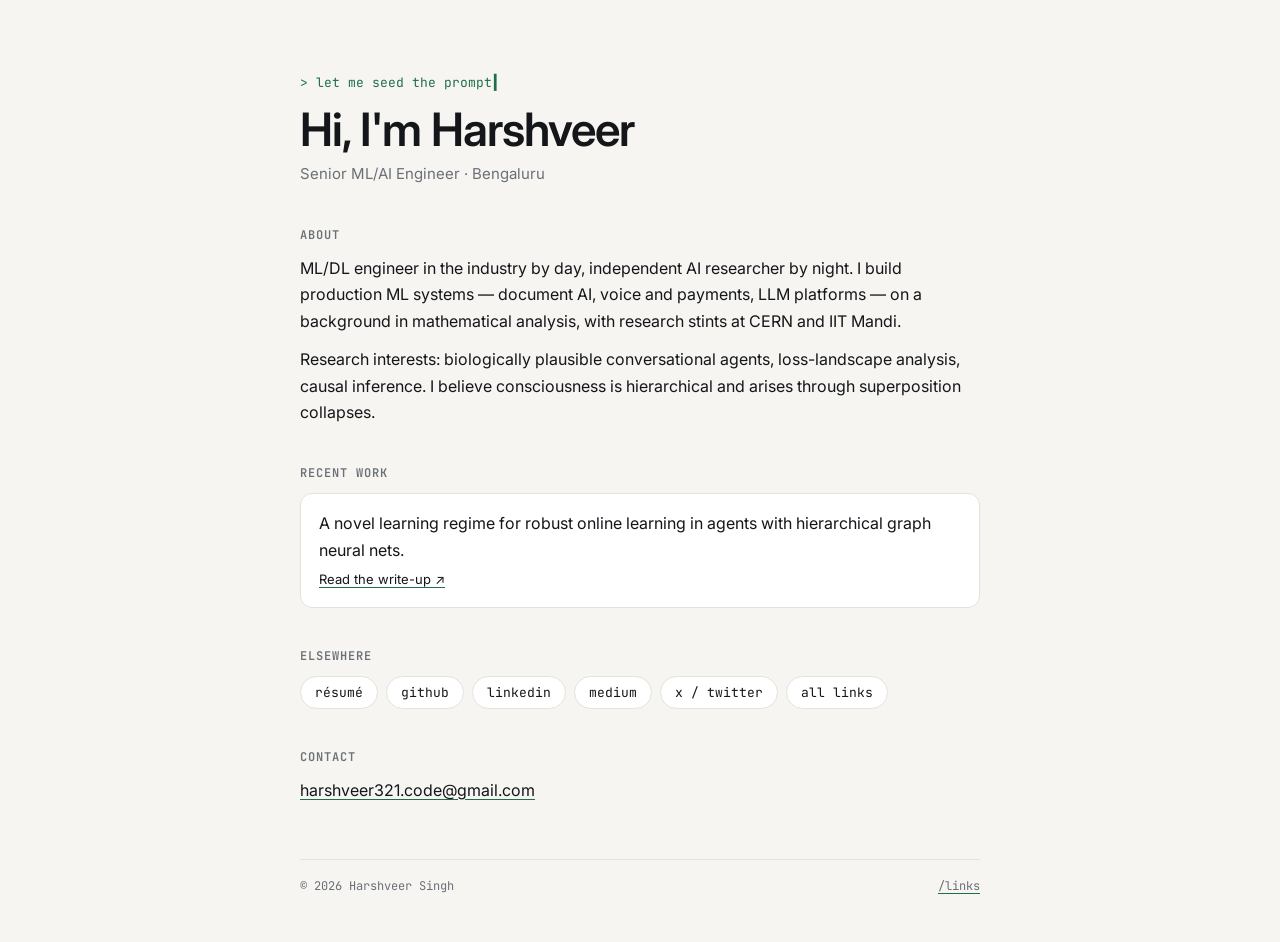
<file: index.html>
<!doctype html>
<html lang="en">
<head>
<meta charset="utf-8">
<meta name="viewport" content="width=device-width, initial-scale=1">
<title>Harshveer Singh</title>
<meta name="description" content="Harshveer Singh — Senior ML/AI Engineer and independent AI researcher.">
<meta property="og:title" content="Harshveer Singh">
<meta property="og:description" content="Senior ML/AI Engineer · independent AI researcher">
<meta property="og:url" content="https://llstringll.github.io/">
<link rel="preconnect" href="https://fonts.googleapis.com">
<link href="https://fonts.googleapis.com/css2?family=JetBrains+Mono:wght@400;600&family=Inter:wght@400;500;600&display=swap" rel="stylesheet">
<style>
  :root{--bg:#f6f5f1;--fg:#14161a;--muted:#6b6f76;--line:#e4e2dc;--accent:#1f6f4a;--card:#fff}
  @media (prefers-color-scheme: dark){
    :root{--bg:#0d0f12;--fg:#e9eaec;--muted:#8a8f98;--line:#23272e;--accent:#5fd49a;--card:#15181d}
  }
  *{box-sizing:border-box;margin:0;padding:0}
  body{background:var(--bg);color:var(--fg);font:16px/1.65 Inter,system-ui,sans-serif;padding:0 16px}
  main{max-width:680px;margin:0 auto;padding:72px 0 48px}
  .mono{font-family:'JetBrains Mono',monospace}
  .prompt{color:var(--accent);font-size:13px}
  .prompt::after{content:"▍";animation:b 1s steps(1) infinite;margin-left:2px}
  @keyframes b{50%{opacity:0}}
  @media (prefers-reduced-motion: reduce){.prompt::after{animation:none}}
  h1{font-size:clamp(32px,7vw,46px);font-weight:600;letter-spacing:-.02em;line-height:1.15;margin:10px 0 6px}
  .role{color:var(--muted);font-size:15px}
  section{margin-top:40px}
  h2{font:600 12px 'JetBrains Mono',monospace;text-transform:uppercase;letter-spacing:.08em;color:var(--muted);margin-bottom:12px}
  p+p{margin-top:12px}
  a{color:var(--fg);text-decoration:underline;text-decoration-color:var(--accent);text-underline-offset:3px}
  a:hover{color:var(--accent)}
  .work{border:1px solid var(--line);background:var(--card);border-radius:12px;padding:16px 18px}
  .work small{display:block;color:var(--muted);margin-top:6px;font-size:13px}
  ul.links{list-style:none;display:flex;flex-wrap:wrap;gap:8px}
  ul.links a{display:inline-block;padding:7px 14px;border:1px solid var(--line);border-radius:999px;
    text-decoration:none;font:13px 'JetBrains Mono',monospace;background:var(--card)}
  ul.links a:hover{border-color:var(--accent)}
  footer{margin-top:56px;padding-top:18px;border-top:1px solid var(--line);color:var(--muted);font:12px 'JetBrains Mono',monospace;display:flex;justify-content:space-between;flex-wrap:wrap;gap:8px}
  footer a{color:var(--muted)}
</style>
</head>
<body>
<main>
  <p class="prompt mono">&gt; let me seed the prompt</p>
  <h1>Hi, I'm Harshveer</h1>
  <p class="role">Senior ML/AI Engineer · Bengaluru</p>

  <section>
    <h2>About</h2>
    <p>ML/DL engineer in the industry by day, independent AI researcher by night. I build production ML systems — document AI, voice and payments, LLM platforms — on a background in mathematical analysis, with research stints at CERN and IIT Mandi.</p>
    <p>Research interests: biologically plausible conversational agents, loss-landscape analysis, causal inference. I believe consciousness is hierarchical and arises through superposition collapses.</p>
  </section>

  <section>
    <h2>Recent work</h2>
    <div class="work">
      A novel learning regime for robust online learning in agents with hierarchical graph neural nets.
      <small><a href="https://github.com/llStringll/motherAI/blob/main/smashkarts_summary.md" target="_blank" rel="noopener">Read the write-up ↗</a></small>
    </div>
  </section>

  <section>
    <h2>Elsewhere</h2>
    <ul class="links">
      <li><a href="/docs/harshveer_singh.pdf" target="_blank" rel="noopener">résumé</a></li>
      <li><a href="https://github.com/llStringll" target="_blank" rel="noopener">github</a></li>
      <li><a href="https://www.linkedin.com/in/llharshveer-singhll/" target="_blank" rel="noopener">linkedin</a></li>
      <li><a href="https://medium.com/@harshveer_singh" target="_blank" rel="noopener">medium</a></li>
      <li><a href="https://twitter.com/stringharsh" target="_blank" rel="noopener">x / twitter</a></li>
      <li><a href="/links/">all links</a></li>
    </ul>
  </section>

  <section>
    <h2>Contact</h2>
    <p><a id="mail" href="#">harshveer321.code [at] gmail [dot] com</a></p>
  </section>

  <footer><span>© 2026 Harshveer Singh</span><a href="/links/">/links</a></footer>
</main>
<script>
  (function(){var e='harshveer321.code'+'@'+'gmail.com',a=document.getElementById('mail');a.href='mailto:'+e;a.textContent=e;})();
</script>
</body>
</html>
</file>
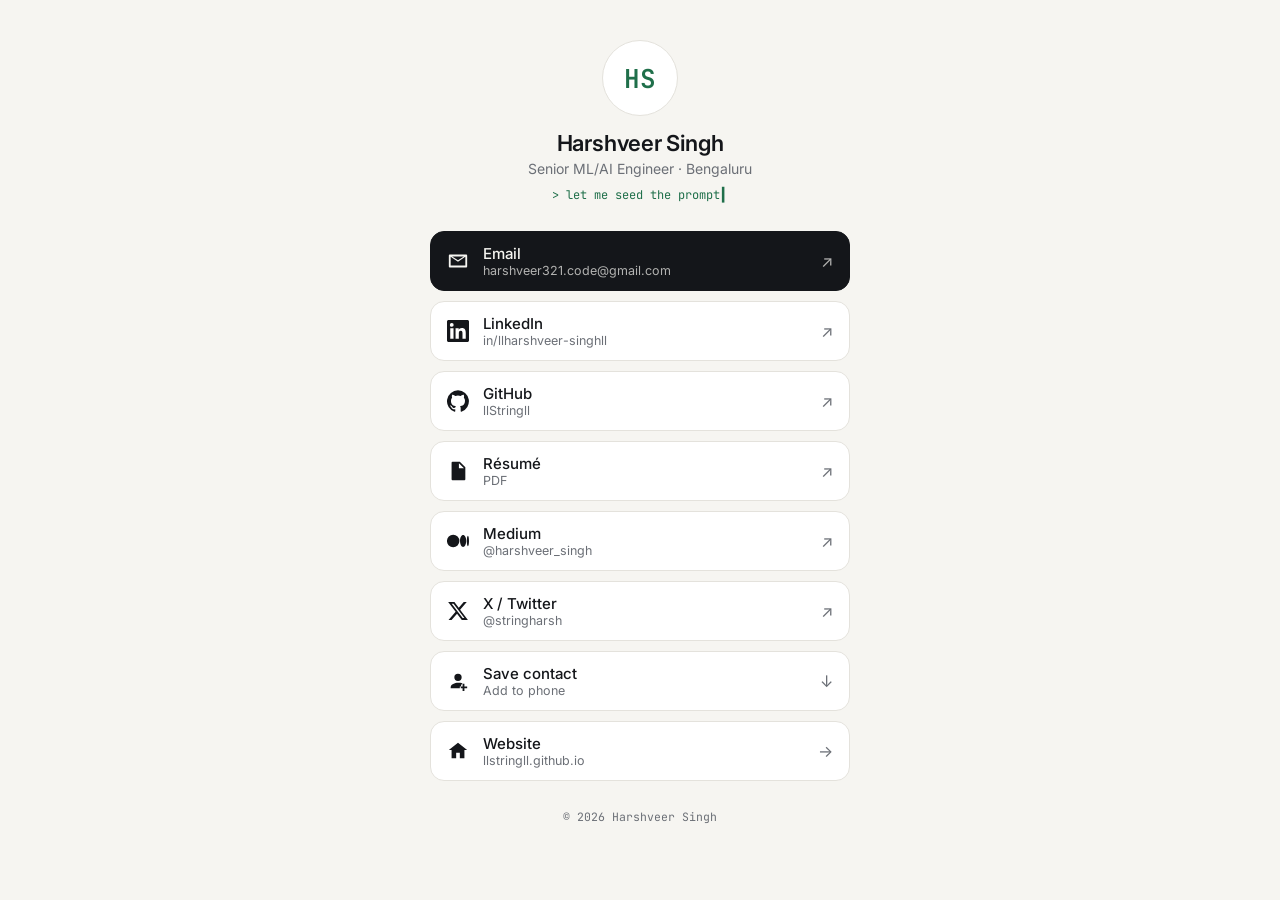
<file: links/index.html>
<!doctype html>
<html lang="en">
<head>
<meta charset="utf-8">
<meta name="viewport" content="width=device-width, initial-scale=1, viewport-fit=cover">
<title>Harshveer Singh · Links</title>
<meta name="description" content="Harshveer Singh — Senior ML/AI Engineer. All links in one place.">
<meta name="theme-color" content="#0d0f12" media="(prefers-color-scheme: dark)">
<meta name="theme-color" content="#f6f5f1" media="(prefers-color-scheme: light)">
<meta property="og:title" content="Harshveer Singh">
<meta property="og:description" content="Senior ML/AI Engineer · links">
<meta property="og:url" content="https://llstringll.github.io/links/">
<link rel="preconnect" href="https://fonts.googleapis.com">
<link href="https://fonts.googleapis.com/css2?family=JetBrains+Mono:wght@400;600&family=Inter:wght@400;500;600&display=swap" rel="stylesheet">
<style>
  :root{
    --bg:#f6f5f1; --card:#ffffff; --fg:#14161a; --muted:#6b6f76;
    --line:#e4e2dc; --accent:#1f6f4a; --hover:#f0eee8;
  }
  @media (prefers-color-scheme: dark){
    :root{
      --bg:#0d0f12; --card:#15181d; --fg:#e9eaec; --muted:#8a8f98;
      --line:#23272e; --accent:#5fd49a; --hover:#1b1f25;
    }
  }
  *{box-sizing:border-box;margin:0;padding:0}
  html{-webkit-text-size-adjust:100%}
  body{
    background:var(--bg); color:var(--fg);
    font-family:Inter,system-ui,-apple-system,sans-serif;
    min-height:100dvh; display:flex; justify-content:center;
    padding:max(28px,env(safe-area-inset-top)) 16px max(28px,env(safe-area-inset-bottom));
  }
  main{width:100%; max-width:420px}
  header{text-align:center; margin:12px 0 28px}
  .avatar{
    width:76px;height:76px;border-radius:50%;margin:0 auto 14px;
    display:grid;place-items:center;
    background:var(--card);border:1px solid var(--line);
    font:600 26px 'JetBrains Mono',monospace;color:var(--accent);
  }
  h1{font-size:22px;font-weight:600;letter-spacing:-.01em}
  .role{color:var(--muted);font-size:14px;margin-top:4px}
  .prompt{font:400 12px 'JetBrains Mono',monospace;color:var(--accent);margin-top:10px}
  .prompt::after{content:"▍";animation:b 1s steps(1) infinite;margin-left:2px}
  @keyframes b{50%{opacity:0}}
  @media (prefers-reduced-motion: reduce){.prompt::after{animation:none}}

  nav{display:flex;flex-direction:column;gap:10px}
  a.l{
    display:flex;align-items:center;gap:14px;
    min-height:58px;padding:12px 16px;
    background:var(--card);border:1px solid var(--line);border-radius:14px;
    color:var(--fg);text-decoration:none;
    transition:background .15s, transform .1s;
    -webkit-tap-highlight-color:transparent;
  }
  a.l:hover{background:var(--hover)}
  a.l:active{transform:scale(.985)}
  a.l svg{width:22px;height:22px;flex:none;fill:currentColor}
  .t{flex:1;min-width:0}
  .t b{display:block;font-weight:500;font-size:15px}
  .t span{display:block;color:var(--muted);font-size:12.5px;white-space:nowrap;overflow:hidden;text-overflow:ellipsis}
  .arr{color:var(--muted);font-size:16px}
  a.primary{background:var(--fg);color:var(--bg);border-color:var(--fg)}
  a.primary .t span,a.primary .arr{color:var(--bg);opacity:.7}
  a.primary:hover{background:var(--fg);opacity:.92}
  footer{text-align:center;margin-top:28px;font:400 11.5px 'JetBrains Mono',monospace;color:var(--muted)}
  footer a{color:var(--muted)}
</style>
</head>
<body>
<main>
  <header>
    <div class="avatar">HS</div>
    <h1>Harshveer Singh</h1>
    <p class="role">Senior ML/AI Engineer · Bengaluru</p>
    <p class="prompt">&gt; let me seed the prompt</p>
  </header>

  <nav>
    <a class="l primary" id="mail" href="#">
      <svg viewBox="0 0 24 24"><path d="M3 5h18a1 1 0 0 1 1 1v12a1 1 0 0 1-1 1H3a1 1 0 0 1-1-1V6a1 1 0 0 1 1-1zm1 2.4V17h16V7.4l-8 5.3-8-5.3zM5.6 7 12 11.2 18.4 7H5.6z"/></svg>
      <div class="t"><b>Email</b><span id="mailtxt">Tap to write</span></div><div class="arr">↗</div>
    </a>
    <a class="l" href="https://www.linkedin.com/in/llharshveer-singhll/" target="_blank" rel="noopener">
      <svg viewBox="0 0 24 24"><path d="M20.45 20.45h-3.56v-5.57c0-1.33-.02-3.04-1.85-3.04-1.86 0-2.14 1.45-2.14 2.94v5.67H9.34V9h3.42v1.56h.05c.48-.9 1.64-1.85 3.37-1.85 3.6 0 4.27 2.37 4.27 5.46v6.28zM5.34 7.43a2.07 2.07 0 1 1 0-4.13 2.07 2.07 0 0 1 0 4.13zM7.12 20.45H3.56V9h3.56v11.45zM22.22 0H1.77C.79 0 0 .77 0 1.73v20.54C0 23.23.79 24 1.77 24h20.45c.98 0 1.78-.77 1.78-1.73V1.73C24 .77 23.2 0 22.22 0z"/></svg>
      <div class="t"><b>LinkedIn</b><span>in/llharshveer-singhll</span></div><div class="arr">↗</div>
    </a>
    <a class="l" href="https://github.com/llStringll" target="_blank" rel="noopener">
      <svg viewBox="0 0 24 24"><path d="M12 .3a12 12 0 0 0-3.8 23.38c.6.12.83-.26.83-.57L9 21.07c-3.34.72-4.04-1.61-4.04-1.61-.55-1.39-1.34-1.76-1.34-1.76-1.08-.74.09-.73.09-.73 1.2.09 1.83 1.24 1.83 1.24 1.07 1.83 2.81 1.3 3.5 1 .1-.78.42-1.31.76-1.61-2.67-.3-5.47-1.33-5.47-5.93 0-1.31.47-2.38 1.24-3.22-.14-.3-.54-1.52.1-3.18 0 0 1-.32 3.3 1.23a11.5 11.5 0 0 1 6 0c2.28-1.55 3.29-1.23 3.29-1.23.64 1.66.24 2.88.12 3.18a4.65 4.65 0 0 1 1.23 3.22c0 4.61-2.8 5.63-5.48 5.92.42.36.81 1.1.81 2.22l-.01 3.29c0 .31.2.69.82.57A12 12 0 0 0 12 .3"/></svg>
      <div class="t"><b>GitHub</b><span>llStringll</span></div><div class="arr">↗</div>
    </a>
    <a class="l" href="/docs/harshveer_singh.pdf" target="_blank" rel="noopener">
      <svg viewBox="0 0 24 24"><path d="M6 2h8l6 6v13a1 1 0 0 1-1 1H6a1 1 0 0 1-1-1V3a1 1 0 0 1 1-1zm7 1.5V9h5.5L13 3.5zM8 13h8v1.6H8V13zm0 3.4h8V18H8v-1.6zM8 9.6h3v1.6H8V9.6z"/></svg>
      <div class="t"><b>Résumé</b><span>PDF</span></div><div class="arr">↗</div>
    </a>
    <a class="l" href="https://medium.com/@harshveer_singh" target="_blank" rel="noopener">
      <svg viewBox="0 0 24 24"><path d="M13.54 12a6.8 6.8 0 1 1-13.6 0 6.8 6.8 0 0 1 13.6 0zm7.42 0c0 3.54-1.51 6.42-3.38 6.42S14.2 15.54 14.2 12s1.51-6.42 3.38-6.42 3.38 2.88 3.38 6.42M24 12c0 3.17-.53 5.75-1.19 5.75s-1.19-2.58-1.19-5.75.53-5.75 1.19-5.75S24 8.83 24 12"/></svg>
      <div class="t"><b>Medium</b><span>@harshveer_singh</span></div><div class="arr">↗</div>
    </a>
    <a class="l" href="https://twitter.com/stringharsh" target="_blank" rel="noopener">
      <svg viewBox="0 0 24 24"><path d="M18.24 2.25h3.31l-7.23 8.26 8.5 11.24h-6.66l-5.21-6.82-5.97 6.82H1.67l7.73-8.84L1.25 2.25H8.1l4.71 6.23 5.43-6.23zm-1.16 17.52h1.83L7.08 4.13H5.12l11.96 15.64z"/></svg>
      <div class="t"><b>X / Twitter</b><span>@stringharsh</span></div><div class="arr">↗</div>
    </a>
    <a class="l" href="/contact.vcf" download="Harshveer_Singh.vcf">
      <svg viewBox="0 0 24 24"><path d="M12 12a4 4 0 1 0 0-8 4 4 0 0 0 0 8zm0 2c-3.3 0-8 1.7-8 5v1h11.1a6 6 0 0 1-.1-1c0-1.8.8-3.4 2-4.5-1.6-.4-3.4-.5-5-.5zm7 1v3h3v2h-3v3h-2v-3h-3v-2h3v-3h2z"/></svg>
      <div class="t"><b>Save contact</b><span>Add to phone</span></div><div class="arr">↓</div>
    </a>
    <a class="l" href="/" >
      <svg viewBox="0 0 24 24"><path d="M12 3 2 11h3v9h5v-6h4v6h5v-9h3L12 3z"/></svg>
      <div class="t"><b>Website</b><span>llstringll.github.io</span></div><div class="arr">→</div>
    </a>
  </nav>

  <footer>© 2026 Harshveer Singh</footer>
</main>
<script>
  // assembled at runtime to keep the address out of naive scrapers
  (function(){
    var u='harshveer321.code', d='gmail.com', e=u+'@'+d;
    var a=document.getElementById('mail');
    a.href='mailto:'+e;
    document.getElementById('mailtxt').textContent=e;
  })();
</script>
</body>
</html>
</file>
